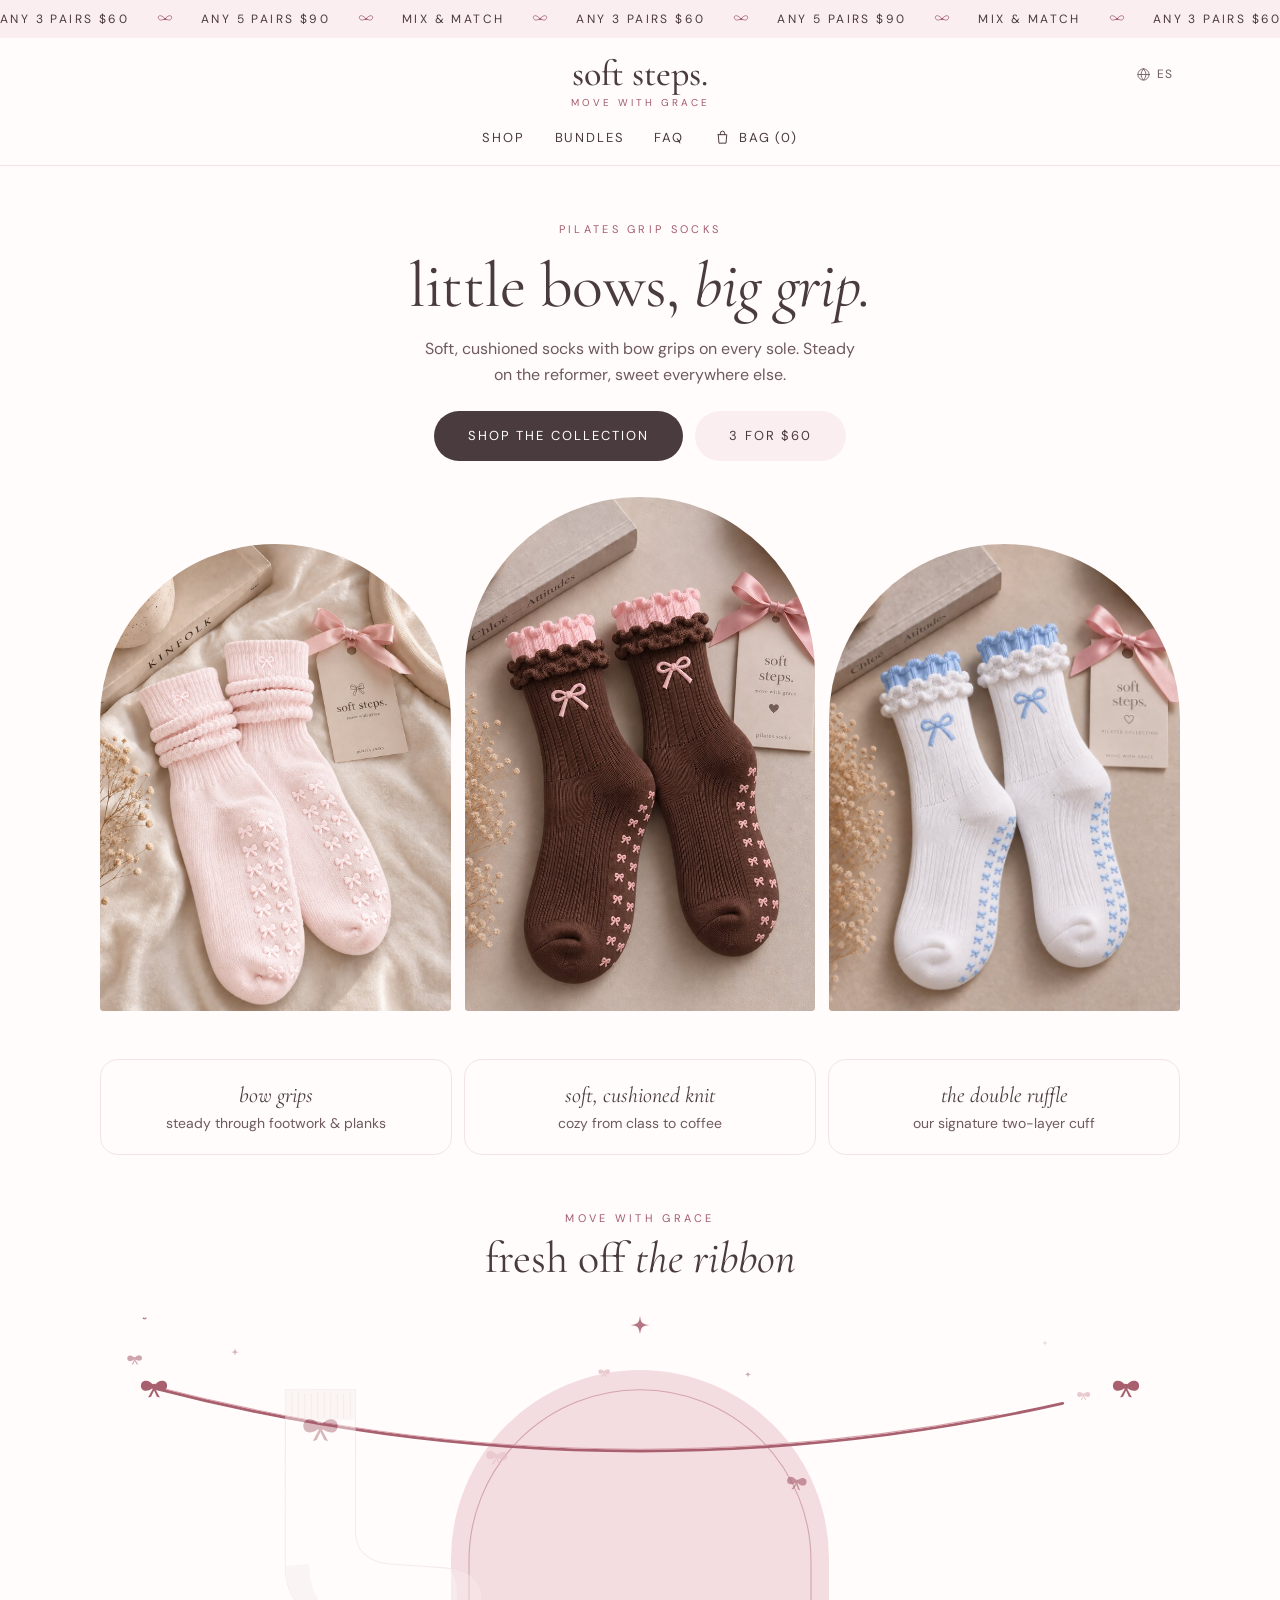
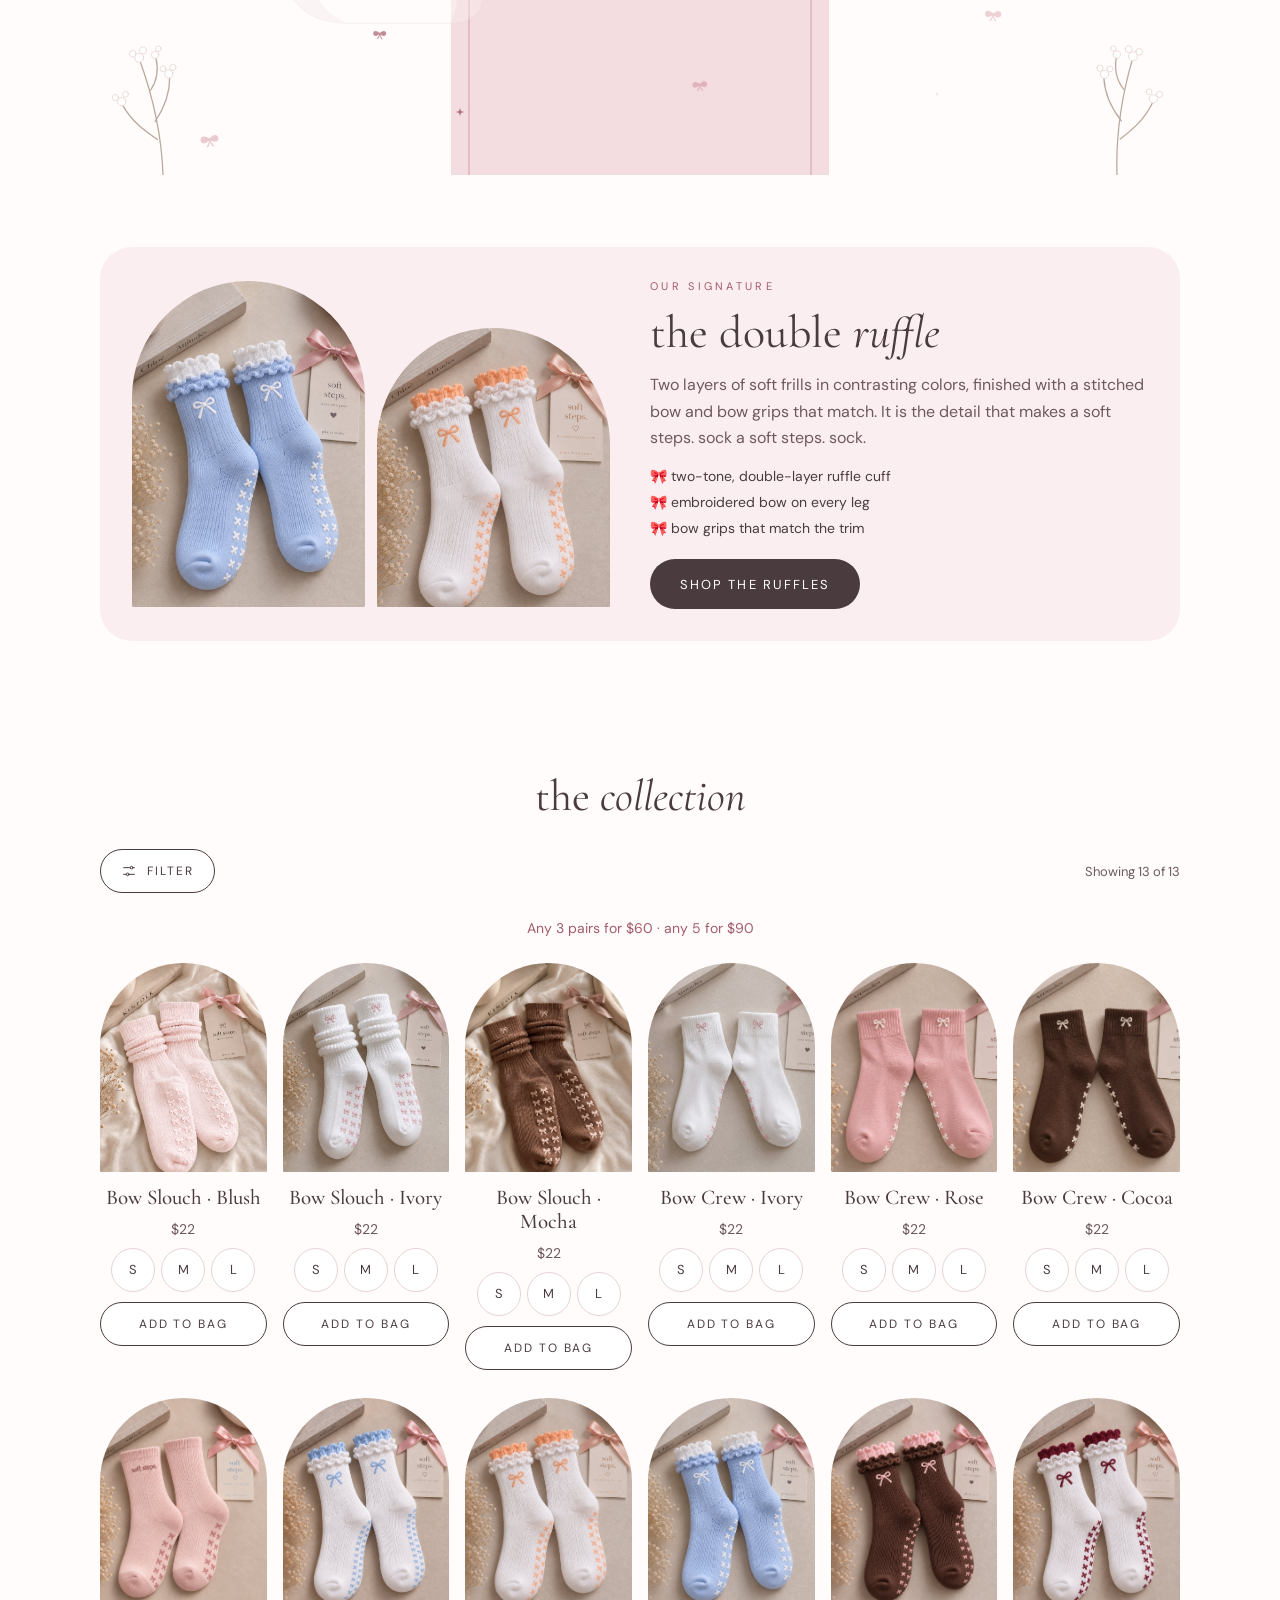
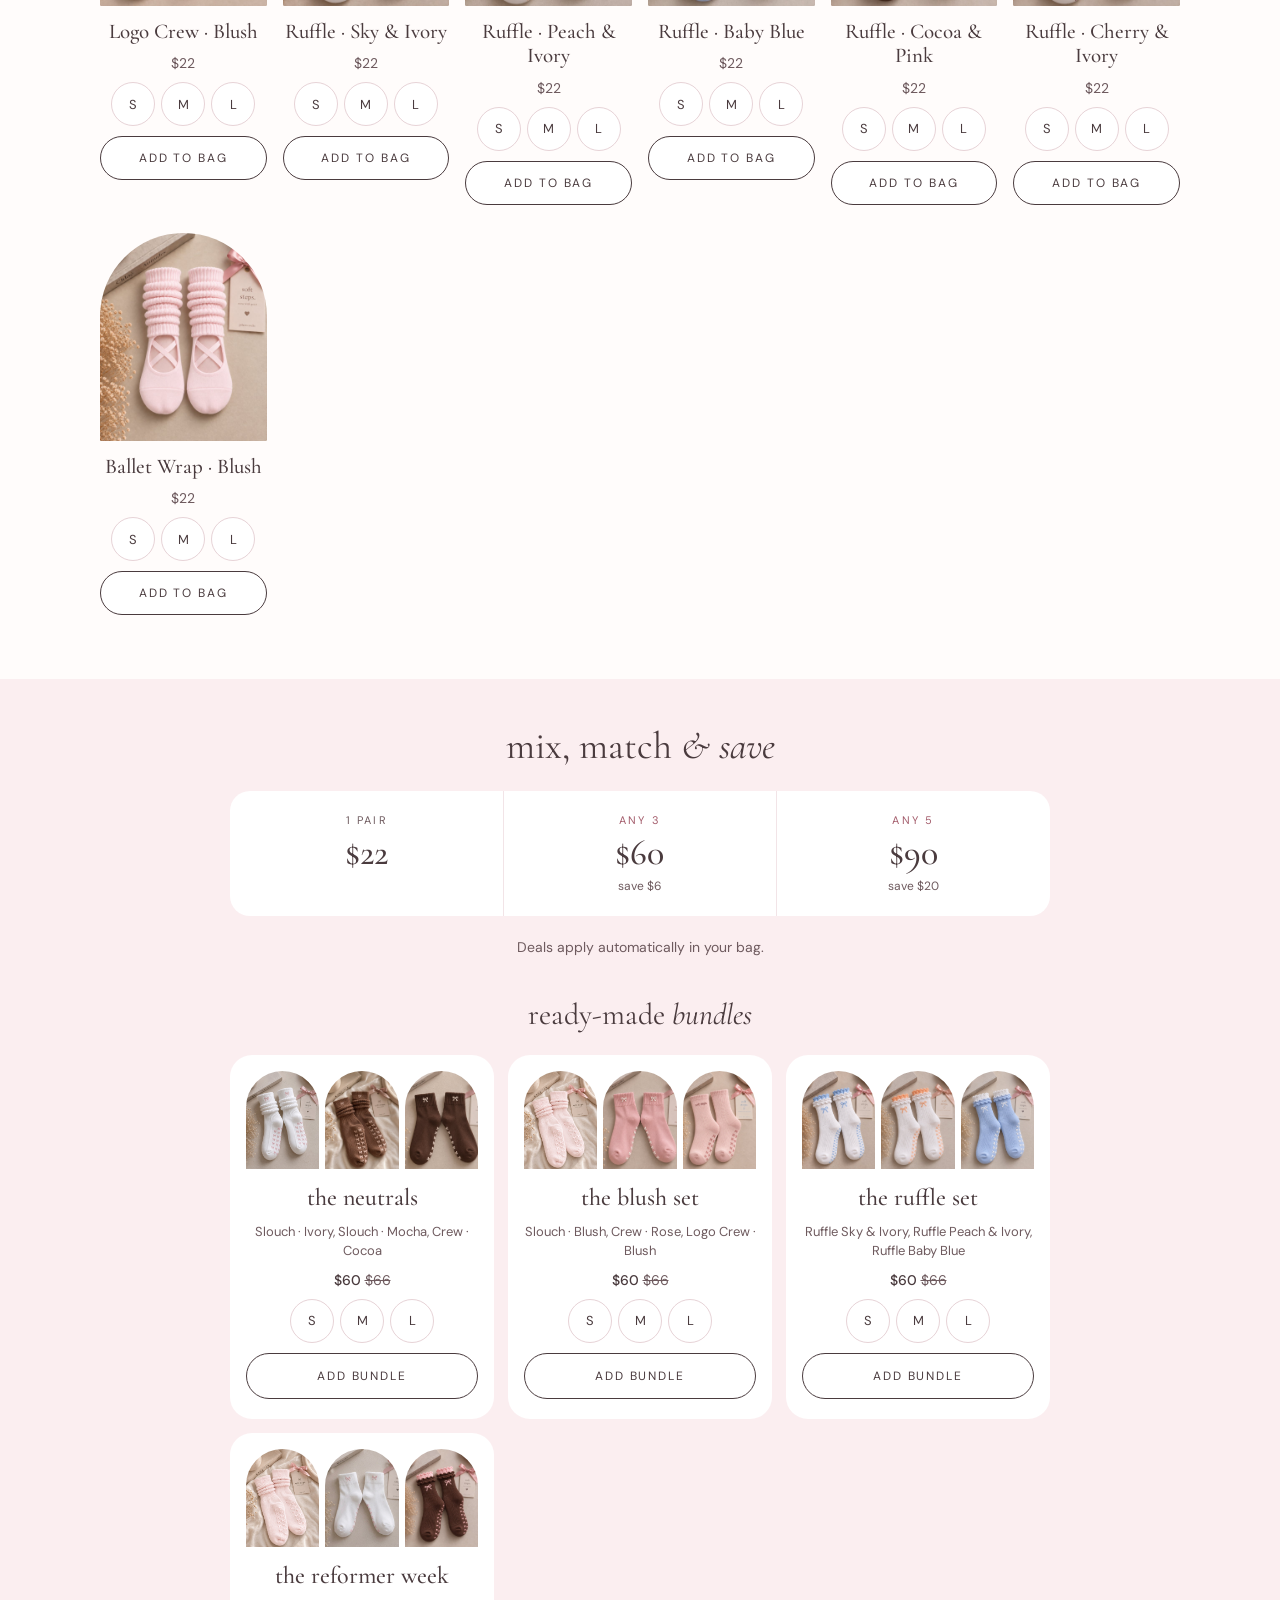
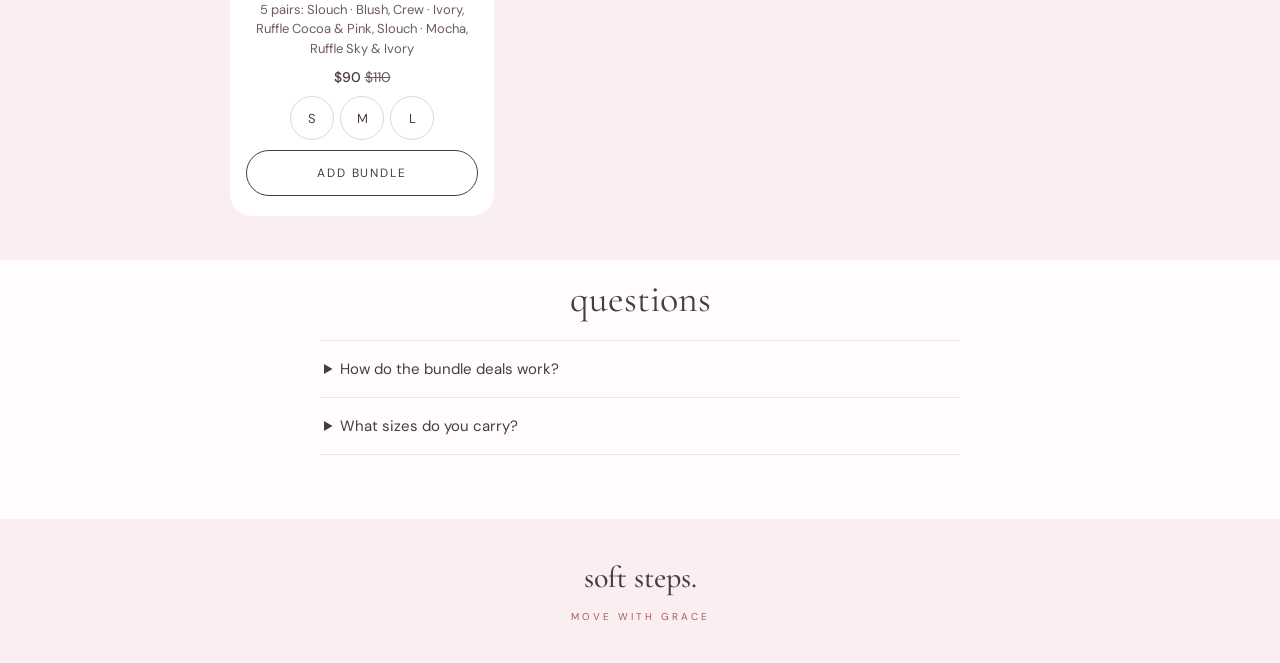
<file: index.html>
<!doctype html>
<html lang="en">
<head>
  <meta charset="utf-8">
  <meta name="viewport" content="width=device-width, initial-scale=1">
  <title>soft steps. Pilates socks</title>
  <meta name="description" content="soft steps. Pilates grip socks with little bows and bow-shaped grips. Any 3 pairs for $60, any 5 for $90.">
  <meta property="og:title" content="soft steps. Pilates socks">
  <meta property="og:description" content="little bows, big grip. move with grace.">
  <meta property="og:image" content="images/bow-slouch-blush.jpg">
  <link rel="preconnect" href="https://fonts.googleapis.com">
  <link rel="preconnect" href="https://fonts.gstatic.com" crossorigin>
  <link href="https://fonts.googleapis.com/css2?family=Cormorant+Garamond:ital,wght@0,400;0,500;0,600;1,400;1,500&family=DM+Sans:wght@400;500&display=swap" rel="stylesheet">
  <link rel="stylesheet" href="styles.css">
</head>
<body>

  <!-- Ribbon -->
  <div class="ribbon" id="ribbon"></div>

  <!-- Header -->
  <header class="site-header">
    <div class="header-inner">
      <button type="button" class="lang-btn" data-action="toggle-lang" id="lang-btn">
        <svg width="15" height="15" viewBox="0 0 24 24" fill="none" stroke="currentColor" stroke-width="1.4" stroke-linecap="round" stroke-linejoin="round" aria-hidden="true"><circle cx="12" cy="12" r="9"/><path d="M3 12h18"/><path d="M12 3c2.5 2.7 3.8 5.7 3.8 9s-1.3 6.3-3.8 9c-2.5-2.7-3.8-5.7-3.8-9S9.5 5.7 12 3z"/></svg>
        <span id="lang-label">ES</span>
      </button>
      <a href="#top" class="logo">
        <span class="logo-name">soft steps.</span>
        <span class="logo-tag">move with grace</span>
      </a>
      <nav class="nav">
        <a href="#shop" data-t="nShop"></a>
        <a href="#deals" data-t="nBundles"></a>
        <!-- Unhide these two links (remove "hidden") when reviews and partner perks are ready -->
        <a href="#reviews" data-t="nReviews" hidden></a>
        <a href="#partners" data-t="nPartners" hidden></a>
        <a href="#faq" data-t="nFaq"></a>
        <button type="button" class="bag-btn" data-action="open-cart" data-t-aria="openBag">
          <svg width="17" height="17" viewBox="0 0 24 24" fill="none" stroke="currentColor" stroke-width="1.4" stroke-linecap="round" stroke-linejoin="round" aria-hidden="true"><path d="M6 8h12l-1 12H7L6 8z"/><path d="M9 8V6a3 3 0 0 1 6 0v2"/></svg>
          <span id="bag-label"></span>
        </button>
      </nav>
    </div>
  </header>

  <main>
    <!-- Hero -->
    <section id="top" class="hero wrap">
      <div class="hero-copy">
        <div class="label" data-t="heroLabel"></div>
        <h1 class="serif hero-title"><span data-t="heroA"></span><em data-t="heroB"></em></h1>
        <p class="muted hero-p" data-t="heroP"></p>
        <div class="hero-ctas">
          <a href="#shop" class="pill pill-dark" data-t="ctaShop"></a>
          <a href="#deals" class="pill pill-blush" data-t="cta3"></a>
        </div>
      </div>
      <div class="hero-imgs">
        <img src="images/bow-slouch-blush.jpg" data-t-alt="altHero1" class="arch" style="aspect-ratio: 3 / 4">
        <img src="images/ruffle-cocoa-pink.jpg" data-t-alt="altHero2" class="arch" style="aspect-ratio: 3 / 4.4">
        <img src="images/ruffle-sky-ivory.jpg" data-t-alt="altHero3" class="arch" style="aspect-ratio: 3 / 4">
      </div>
    </section>

    <!-- Key points -->
    <section class="wrap points">
      <div class="point"><span class="serif point-title" data-t="pt1"></span><span class="muted" data-t="pt1s"></span></div>
      <div class="point"><span class="serif point-title" data-t="pt2"></span><span class="muted" data-t="pt2s"></span></div>
      <div class="point"><span class="serif point-title" data-t="pt3"></span><span class="muted" data-t="pt3s"></span></div>
    </section>

    <!-- Motion graphic -->
    <section class="motion" aria-labelledby="motion-title">
      <div class="motion-copy">
        <span class="label" data-t="motionLabel"></span>
        <h2 class="serif motion-title" id="motion-title"><span data-t="motionA"></span><em data-t="motionB"></em></h2>
      </div>
      <img class="motion-art" src="assets/soft-steps-motion.svg" width="1200" height="540" data-t-alt="motionAlt">
    </section>

    <!-- Signature ruffle -->
    <section id="signature" class="wrap signature-wrap">
      <div class="signature">
        <div class="sig-imgs">
          <img src="images/ruffle-baby-blue.jpg" data-t-alt="sigAlt1" class="arch" style="aspect-ratio: 3 / 4.2">
          <img src="images/ruffle-peach-ivory.jpg" data-t-alt="sigAlt2" class="arch" style="aspect-ratio: 3 / 3.6">
        </div>
        <div class="sig-copy">
          <span class="label" data-t="sigLabel"></span>
          <h2 class="serif sig-title"><span data-t="sigA"></span><em data-t="sigB"></em></h2>
          <p class="muted" data-t="sigP"></p>
          <ul class="sig-list">
            <li>🎀 <span data-t="sig1"></span></li>
            <li>🎀 <span data-t="sig2"></span></li>
            <li>🎀 <span data-t="sig3"></span></li>
          </ul>
          <a href="#shop" class="pill pill-dark" data-action="shop-ruffles" data-t="sigCta"></a>
        </div>
      </div>
    </section>

    <!-- Shop -->
    <section id="shop" class="wrap shop">
      <h2 class="serif section-title"><span data-t="colA"></span><em data-t="colB"></em></h2>
      <div id="shop-dynamic" class="shop-dynamic"></div>
    </section>

    <!-- Bundles -->
    <section id="deals" class="deals">
      <div class="deals-inner">
        <h2 class="serif deals-title"><span data-t="mixA"></span><em data-t="mixB"></em></h2>
        <div class="price-table">
          <div><span class="price-label" data-t="onePair"></span><span class="serif price-big">$22</span></div>
          <div class="mid"><span class="price-label rose" data-t="any3"></span><span class="serif price-big">$60</span><span class="small muted" data-t="save6"></span></div>
          <div><span class="price-label rose" data-t="any5"></span><span class="serif price-big">$90</span><span class="small muted" data-t="save20"></span></div>
        </div>
        <p class="muted small14" data-t="dealsAuto"></p>
        <h3 class="serif ready-title"><span data-t="readyA"></span><em data-t="readyB"></em></h3>
        <div id="bundles" class="bundles"></div>
      </div>
    </section>

    <!-- Reviews -->
    <!-- Hidden until you have real reviews: remove "hidden" to show -->
    <section id="reviews" class="wrap reviews" hidden>
      <h2 class="serif section-title"><span data-t="lovedA"></span><em data-t="lovedB"></em></h2>
      <div class="review-grid">
        <figure class="review">
          <span class="stars" data-t-aria="stars" role="img">★★★★★</span>
          <blockquote class="serif">[CUSTOMER REVIEW]</blockquote>
          <figcaption>[NAME] · [SOCK STYLE]</figcaption>
        </figure>
        <figure class="review">
          <span class="stars" data-t-aria="stars" role="img">★★★★★</span>
          <blockquote class="serif">[CUSTOMER REVIEW]</blockquote>
          <figcaption>[NAME] · [SOCK STYLE]</figcaption>
        </figure>
        <figure class="review">
          <span class="stars" data-t-aria="stars" role="img">★★★★★</span>
          <blockquote class="serif">[CUSTOMER REVIEW]</blockquote>
          <figcaption>[NAME] · [SOCK STYLE]</figcaption>
        </figure>
      </div>
    </section>

    <!-- Partners -->
    <!-- Hidden until wholesale terms, ambassador perks and a form service are ready: remove "hidden" to show -->
    <section id="partners" class="partners" hidden>
      <div class="partners-inner">
        <div class="partners-head">
          <span class="label" data-t="partnerLabel"></span>
          <h2 class="serif partners-title"><span data-t="bringA"></span><em data-t="bringB"></em></h2>
        </div>
        <div class="partner-cards">
          <div class="partner-card">
            <h3 class="serif" data-t="forStudios"></h3>
            <p class="muted" data-t="studiosP"></p>
            <p class="muted">[YOUR WHOLESALE TERMS]</p>
          </div>
          <div class="partner-card">
            <h3 class="serif" data-t="forInstr"></h3>
            <p class="muted" data-t="instrP"></p>
            <p class="muted">[YOUR AMBASSADOR PERKS]</p>
          </div>
        </div>
        <div id="partner-box" class="partner-box"></div>
      </div>
    </section>

    <!-- FAQ -->
    <section id="faq" class="faq">
      <h2 class="serif section-title" data-t="questions"></h2>
      <details><summary data-t="faq1q"></summary><p class="muted" data-t="faq1a"></p></details>
      <details class="last"><summary data-t="faq2q"></summary><p class="muted" data-t="faq2a"></p></details>
      <!-- Hidden until care and shipping info are filled in: remove "hidden" to show -->
      <details hidden><summary data-t="faq3q"></summary><p class="muted">[YOUR CARE INSTRUCTIONS]</p></details>
      <details class="last" hidden><summary data-t="faq4q"></summary><p class="muted">[YOUR SHIPPING INFO]</p></details>
    </section>
  </main>

  <!-- Footer -->
  <footer class="footer">
    <span class="serif footer-name">soft steps.</span>
    <span class="logo-tag">move with grace</span>
    <!-- Add your email / Instagram here, then remove "hidden" -->
    <span class="muted small13" hidden>[YOUR EMAIL / INSTAGRAM]</span>
  </footer>

  <!-- Welcome offer tab, popup, filter panel, photo viewer and bag are drawn by app.js -->
  <div id="promo-tab"></div>
  <div id="overlays"></div>

  <script src="app.js"></script>
</body>
</html>
</file>
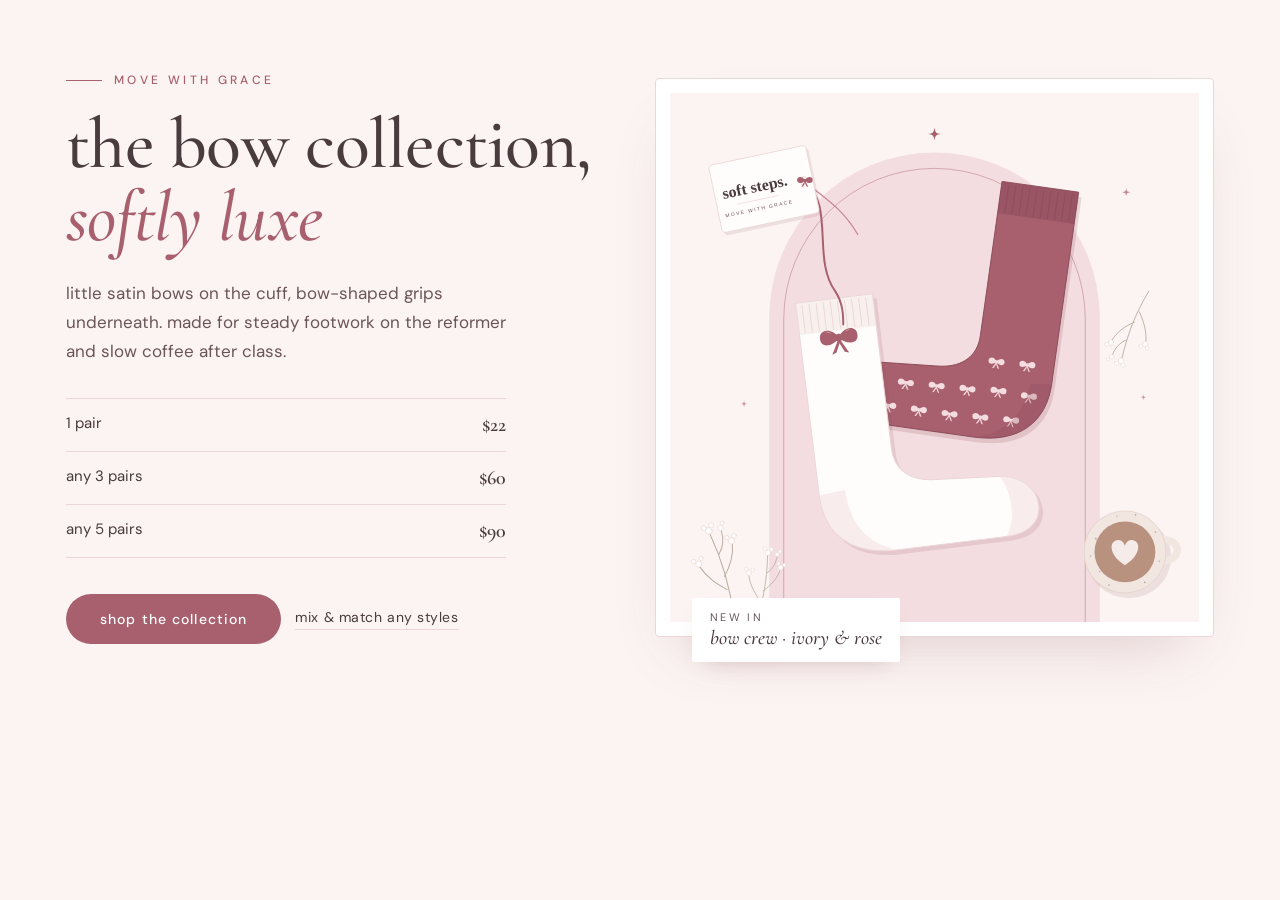
<file: luxe-showcase.html>
<!doctype html>
<html lang="en">
<head>
  <meta charset="utf-8">
  <meta name="viewport" content="width=device-width, initial-scale=1">
  <title>the bow collection · soft steps.</title>
  <link rel="preconnect" href="https://fonts.googleapis.com">
  <link rel="preconnect" href="https://fonts.gstatic.com" crossorigin>
  <link href="https://fonts.googleapis.com/css2?family=Cormorant+Garamond:ital,wght@0,500;0,600;1,500&family=DM+Sans:wght@400;500&display=swap" rel="stylesheet">
  <style>
    /* soft steps. luxe showcase — copy the <section> and this CSS into your site */
    :root {
      --rose: #A8606E;
      --deep-rose: #8A4A57;
      --blush: #F4DDE0;
      --cream: #FBF4F2;
      --white: #FFFFFF;
      --cocoa: #4A3B3E;
      --soft-cocoa: #6B5559;
      --petal: #EBD6D8;
    }
    * { box-sizing: border-box; }
    body {
      margin: 0;
      background: var(--cream);
      color: var(--cocoa);
      font-family: 'DM Sans', system-ui, -apple-system, sans-serif;
    }

    .ss-luxe {
      max-width: 1180px;
      margin: 0 auto;
      padding: 72px 16px;
      display: grid;
      grid-template-columns: 1fr 1.05fr;
      gap: 56px;
      align-items: center;
    }
    .ss-luxe__eyebrow {
      font-size: 12px;
      font-weight: 500;
      letter-spacing: 0.28em;
      text-transform: uppercase;
      color: var(--rose);
      margin: 0 0 20px;
      display: flex;
      align-items: center;
      gap: 12px;
    }
    .ss-luxe__eyebrow::before {
      content: "";
      width: 36px;
      height: 1px;
      background: var(--rose);
    }
    .ss-luxe h2 {
      font-family: 'Cormorant Garamond', Georgia, serif;
      font-weight: 500;
      font-size: clamp(44px, 6vw, 72px);
      line-height: 1.02;
      letter-spacing: -0.01em;
      margin: 0 0 24px;
    }
    .ss-luxe h2 em {
      font-style: italic;
      color: var(--rose);
    }
    .ss-luxe__lede {
      font-size: 17px;
      line-height: 1.7;
      color: var(--soft-cocoa);
      max-width: 440px;
      margin: 0 0 32px;
    }
    .ss-luxe__details {
      list-style: none;
      padding: 0;
      margin: 0 0 36px;
      border-top: 1px solid var(--petal);
      max-width: 440px;
    }
    .ss-luxe__details li {
      display: flex;
      justify-content: space-between;
      gap: 16px;
      padding: 14px 0;
      border-bottom: 1px solid var(--petal);
      font-size: 15px;
    }
    .ss-luxe__details span:last-child {
      font-family: 'Cormorant Garamond', Georgia, serif;
      font-size: 20px;
      font-weight: 600;
      color: var(--cocoa);
    }
    .ss-luxe__actions {
      display: flex;
      flex-wrap: wrap;
      gap: 14px;
      align-items: center;
    }
    .ss-luxe__btn {
      display: inline-block;
      padding: 16px 34px;
      border-radius: 999px;
      background: var(--rose);
      color: var(--white);
      font-size: 14px;
      font-weight: 500;
      letter-spacing: 0.08em;
      text-decoration: none;
      transition: background 0.25s ease;
    }
    .ss-luxe__btn:hover { background: var(--deep-rose); }
    .ss-luxe__link {
      color: var(--cocoa);
      font-size: 14px;
      letter-spacing: 0.04em;
      text-decoration: none;
      border-bottom: 1px solid var(--petal);
      padding-bottom: 3px;
    }
    .ss-luxe__link:hover { border-color: var(--rose); }

    .ss-luxe__visual {
      position: relative;
      margin: 0;
      padding: 14px;
      background: var(--white);
      border: 1px solid var(--petal);
      border-radius: 4px;
      box-shadow: 0 30px 60px -30px rgba(138, 74, 87, 0.28);
    }
    .ss-luxe__visual img {
      display: block;
      width: 100%;
      height: auto;
    }
    .ss-luxe__visual figcaption {
      position: absolute;
      left: 36px;
      bottom: -26px;
      background: var(--white);
      padding: 12px 18px;
      border-radius: 2px;
      font-size: 11px;
      letter-spacing: 0.22em;
      text-transform: uppercase;
      color: var(--soft-cocoa);
      box-shadow: 0 10px 24px -14px rgba(138, 74, 87, 0.35);
    }
    .ss-luxe__visual figcaption strong {
      display: block;
      font-family: 'Cormorant Garamond', Georgia, serif;
      font-style: italic;
      font-weight: 500;
      font-size: 20px;
      letter-spacing: 0;
      text-transform: none;
      color: var(--cocoa);
      margin-top: 2px;
    }

    @media (max-width: 860px) {
      .ss-luxe {
        grid-template-columns: 1fr;
        gap: 40px;
        padding: 48px 16px;
      }
      .ss-luxe__visual { order: -1; margin-bottom: 16px; }
      .ss-luxe__visual figcaption { left: 24px; bottom: -24px; }
    }
  </style>
</head>
<body>

  <section class="ss-luxe" aria-labelledby="ss-luxe-title">
    <div class="ss-luxe__copy">
      <p class="ss-luxe__eyebrow">move with grace</p>
      <h2 id="ss-luxe-title">the bow collection, <em>softly luxe</em></h2>
      <p class="ss-luxe__lede">
        little satin bows on the cuff, bow-shaped grips underneath.
        made for steady footwork on the reformer and slow coffee after class.
      </p>
      <ul class="ss-luxe__details">
        <li><span>1 pair</span><span>$22</span></li>
        <li><span>any 3 pairs</span><span>$60</span></li>
        <li><span>any 5 pairs</span><span>$90</span></li>
      </ul>
      <div class="ss-luxe__actions">
        <a class="ss-luxe__btn" href="#shop">shop the collection</a>
        <a class="ss-luxe__link" href="#bundles">mix &amp; match any styles</a>
      </div>
    </div>

    <figure class="ss-luxe__visual">
      <img src="assets/pilates-socks-luxe.svg" width="800" height="800"
           alt="soft steps. bow crew Pilates socks in ivory and rose with bow grips, styled with a hang tag, a latte and baby's breath">
      <figcaption>new in <strong>bow crew · ivory &amp; rose</strong></figcaption>
    </figure>
  </section>

</body>
</html>
</file>
<file: styles.css>
/* soft steps. — shop styles */
:root {
  --bg: #FFFCFB;
  --blush: #FBEEF0;
  --line: #F2E4E7;
  --line-2: #E7D3D7;
  --cocoa: #4A3B3E;
  --muted: #6E5A5E;
  --rose: #A35C6B;
  --white: #FFFFFF;
  --serif: 'Cormorant Garamond', Georgia, serif;
  --sans: 'DM Sans', system-ui, -apple-system, 'Segoe UI', sans-serif;
}

* { box-sizing: border-box; }
[hidden] { display: none !important; }
html { scroll-behavior: smooth; }
body {
  margin: 0;
  background: var(--bg);
  color: var(--cocoa);
  font-family: var(--sans);
}
body.locked { overflow: hidden; }
a { color: var(--cocoa); }
a:hover { color: var(--rose); }
img { max-width: 100%; }
button { font-family: inherit; }
em { font-style: italic; }

.serif { font-family: var(--serif); }
.muted { color: var(--muted); }
.rose { color: var(--rose) !important; }
.small { font-size: 12px; }
.small13 { font-size: 13px; }
.small14 { font-size: 14px; margin: 0; }
.wrap { max-width: 1120px; margin: 0 auto; padding-left: 20px; padding-right: 20px; }
.label { font-size: 11px; letter-spacing: 0.3em; text-transform: uppercase; color: var(--rose); }
.arch { display: block; width: 100%; object-fit: cover; border-radius: 999px 999px 18px 18px; }
.visually-hidden { position: absolute; width: 1px; height: 1px; overflow: hidden; clip: rect(0 0 0 0); white-space: nowrap; }

/* Pills and buttons */
.pill {
  display: inline-flex; align-items: center; justify-content: center;
  min-height: 50px; padding: 0 34px; border-radius: 999px; border: none;
  text-decoration: none; font-size: 13px; letter-spacing: 0.16em; text-transform: uppercase; cursor: pointer;
}
.pill-dark { background: var(--cocoa); color: var(--white); }
.pill-dark:hover { color: var(--white); background: #3a2d30; }
.pill-blush { background: var(--blush); color: var(--cocoa); }
.btn-outline {
  min-height: 44px; border: 1px solid var(--cocoa); border-radius: 999px;
  background: var(--white); color: var(--cocoa);
  font-size: 12px; letter-spacing: 0.16em; text-transform: uppercase; cursor: pointer;
}
.btn-outline.on, .chip.on, .size.on { background: var(--cocoa); color: var(--white); }
.link-btn { min-height: 44px; padding: 0 8px; border: none; background: transparent; color: var(--cocoa); font-size: 13px; text-decoration: underline; cursor: pointer; }
.size {
  width: 44px; height: 44px; border: 1px solid var(--line-2); border-radius: 50%;
  background: var(--white); color: var(--cocoa); font-size: 13px; cursor: pointer;
}
.sizes { display: flex; justify-content: center; gap: 6px; }
.err { font-size: 12px; color: var(--rose); }
.icon-btn {
  width: 44px; height: 44px; border: none; border-radius: 50%;
  background: rgba(255, 252, 251, 0.92); color: var(--cocoa); cursor: pointer;
  display: flex; align-items: center; justify-content: center;
}
:focus-visible { outline: 2px solid var(--rose); outline-offset: 2px; }

/* Ribbon */
.ribbon {
  background: var(--blush); overflow: hidden; white-space: nowrap; padding: 11px 0;
  font-size: 12px; letter-spacing: 0.2em; text-transform: uppercase;
}
.ribbon-track { display: flex; width: max-content; animation: ss-marquee 32s linear infinite; }
.ribbon-set { display: flex; flex-shrink: 0; }
.ribbon-item { display: inline-flex; align-items: center; gap: 28px; padding-right: 28px; }
@keyframes ss-marquee { from { transform: translateX(0); } to { transform: translateX(-50%); } }
@media (prefers-reduced-motion: reduce) { .ribbon-track { animation: none; } }

/* Header */
.site-header { position: sticky; top: 0; z-index: 20; background: rgba(255, 252, 251, 0.94); border-bottom: 1px solid var(--line); backdrop-filter: blur(6px); }
.header-inner { max-width: 1120px; margin: 0 auto; padding: 18px 20px 6px; display: flex; flex-direction: column; align-items: center; gap: 6px; position: relative; }
.lang-btn {
  position: absolute; top: 14px; right: 16px; display: flex; align-items: center; gap: 6px;
  min-height: 44px; padding: 0 10px; border: none; background: transparent; color: var(--muted);
  font-size: 12px; letter-spacing: 0.14em; cursor: pointer;
}
.logo { display: flex; flex-direction: column; align-items: center; text-decoration: none; }
.logo-name { font-family: var(--serif); font-size: 36px; font-weight: 500; line-height: 1; }
.logo-tag { margin-top: 4px; font-size: 10px; letter-spacing: 0.3em; text-transform: uppercase; color: var(--rose); }
.nav { display: flex; align-items: center; justify-content: center; gap: 2px; flex-wrap: wrap; }
.nav a { padding: 12px 14px; text-decoration: none; font-size: 13px; letter-spacing: 0.14em; text-transform: uppercase; }
.bag-btn {
  display: flex; align-items: center; gap: 8px; min-height: 44px; padding: 0 14px; border: none;
  background: transparent; color: var(--cocoa); font-size: 13px; letter-spacing: 0.14em; text-transform: uppercase; cursor: pointer;
}

/* Hero */
.hero { padding-top: 56px; padding-bottom: 40px; display: flex; flex-direction: column; align-items: center; gap: 36px; text-align: center; }
.hero-copy { display: flex; flex-direction: column; align-items: center; gap: 18px; }
.hero-title { margin: 0; font-weight: 400; font-size: 64px; line-height: 1; letter-spacing: -0.01em; }
.hero-p { margin: 0; max-width: 440px; font-size: 16px; line-height: 1.65; }
.hero-ctas { display: flex; gap: 12px; flex-wrap: wrap; justify-content: center; margin-top: 4px; }
.hero-imgs { width: 100%; display: grid; grid-template-columns: repeat(3, minmax(0, 1fr)); gap: 14px; align-items: end; }

/* Points */
.points { padding-top: 8px; padding-bottom: 48px; display: grid; grid-template-columns: repeat(auto-fit, minmax(200px, 1fr)); gap: 12px; }
.point { padding: 22px 18px; border: 1px solid var(--line); border-radius: 18px; text-align: center; display: flex; flex-direction: column; align-items: center; gap: 6px; font-size: 14px; }
.point-title { font-size: 22px; font-style: italic; }

/* Motion graphic */
.motion { max-width: 1120px; margin: 0 auto; padding: 8px 20px 56px; display: flex; flex-direction: column; align-items: center; gap: 8px; text-align: center; }
.motion-copy { display: flex; flex-direction: column; align-items: center; gap: 10px; }
.motion-title { margin: 0; font-weight: 400; font-size: 44px; line-height: 1.05; }
.motion-art { display: block; width: 100%; height: auto; }

/* Signature */
.signature-wrap { padding-top: 16px; padding-bottom: 64px; }
.signature { display: flex; flex-wrap: wrap; align-items: center; gap: 40px; background: var(--blush); border-radius: 32px; padding: 32px; }
.sig-imgs { flex: 1 1 300px; display: grid; grid-template-columns: repeat(2, minmax(0, 1fr)); gap: 12px; align-items: end; }
.sig-imgs .arch { border-radius: 999px 999px 16px 16px; }
.sig-copy { flex: 1 1 320px; display: flex; flex-direction: column; gap: 16px; }
.sig-copy p { margin: 0; font-size: 16px; line-height: 1.65; }
.sig-title { margin: 0; font-weight: 400; font-size: 46px; line-height: 1.02; }
.sig-list { list-style: none; margin: 0; padding: 0; display: flex; flex-direction: column; gap: 8px; font-size: 14px; }
.sig-copy .pill { align-self: flex-start; margin-top: 6px; padding: 0 30px; }

/* Shop */
.section-title { margin: 0; font-weight: 400; font-size: 44px; text-align: center; }
.shop { padding-top: 64px; padding-bottom: 64px; display: flex; flex-direction: column; align-items: center; gap: 26px; }
.shop-dynamic { width: 100%; display: flex; flex-direction: column; align-items: center; gap: 26px; }
.shop-bar { width: 100%; display: flex; align-items: center; justify-content: space-between; gap: 12px; flex-wrap: wrap; }
.filter-btn { display: flex; align-items: center; gap: 10px; padding: 0 20px; }
.showing { display: flex; align-items: center; gap: 4px; font-size: 13px; color: var(--muted); }
.deal-hint { font-size: 14px; color: var(--rose); }
.no-results { padding: 32px 16px; text-align: center; display: flex; flex-direction: column; align-items: center; gap: 12px; }
.no-results span { font-family: var(--serif); font-size: 24px; font-style: italic; }
.no-results .btn-outline { padding: 0 22px; }
.products { width: 100%; display: grid; grid-template-columns: repeat(auto-fill, minmax(160px, 1fr)); gap: 28px 16px; }
.card { display: flex; flex-direction: column; gap: 10px; text-align: center; }
.card-img { display: block; width: 100%; padding: 0; border: none; background: transparent; cursor: zoom-in; }
.card-img img { display: block; width: 100%; aspect-ratio: 4 / 5; object-fit: cover; border-radius: 999px 999px 16px 16px; background: var(--blush); }
.card h3 { margin: 4px 0 0; font-family: var(--serif); font-size: 21px; font-weight: 500; line-height: 1.15; }
.card .price { font-size: 14px; color: var(--muted); }

/* Deals */
.deals { background: var(--blush); padding: 44px 20px; }
.deals-inner { max-width: 820px; margin: 0 auto; display: flex; flex-direction: column; align-items: center; gap: 22px; text-align: center; }
.deals-title { margin: 0; font-weight: 400; font-size: 38px; }
.price-table { width: 100%; display: grid; grid-template-columns: repeat(3, minmax(0, 1fr)); background: var(--white); border-radius: 20px; }
.price-table > div { padding: 22px 8px; display: flex; flex-direction: column; gap: 4px; }
.price-table .mid { border-left: 1px solid var(--line); border-right: 1px solid var(--line); }
.price-label { font-size: 11px; letter-spacing: 0.2em; text-transform: uppercase; color: var(--muted); }
.price-big { font-size: 36px; font-weight: 500; }
.ready-title { margin: 18px 0 0; font-weight: 400; font-size: 30px; }
.bundles { width: 100%; display: grid; grid-template-columns: repeat(auto-fit, minmax(240px, 1fr)); gap: 14px; }
.bundle { background: var(--white); border-radius: 22px; padding: 16px 16px 20px; display: flex; flex-direction: column; align-items: center; gap: 10px; }
.bundle-imgs { width: 100%; display: grid; grid-template-columns: repeat(3, minmax(0, 1fr)); gap: 6px; }
.bundle-imgs img { display: block; width: 100%; aspect-ratio: 3 / 4; object-fit: cover; border-radius: 999px 999px 10px 10px; }
.bundle h4 { margin: 4px 0 0; font-family: var(--serif); font-size: 24px; font-weight: 500; }
.bundle-items { font-size: 13px; line-height: 1.5; color: var(--muted); }
.bundle-price { font-size: 14px; }
.bundle-price b { font-weight: 500; }
.bundle-price s { color: var(--muted); }
.bundle .btn-outline { width: 100%; min-height: 46px; }

/* Reviews */
.reviews { padding-top: 8px; padding-bottom: 64px; display: flex; flex-direction: column; align-items: center; gap: 24px; }
.reviews .section-title { font-size: 40px; }
.review-grid { width: 100%; display: grid; grid-template-columns: repeat(auto-fit, minmax(240px, 1fr)); gap: 14px; }
.review { margin: 0; padding: 24px 22px; border: 1px solid var(--line); border-radius: 22px; display: flex; flex-direction: column; gap: 12px; background: var(--white); }
.stars { color: var(--rose); font-size: 15px; letter-spacing: 0.2em; }
.review blockquote { margin: 0; font-size: 21px; font-style: italic; line-height: 1.35; }
.review figcaption { font-size: 12px; letter-spacing: 0.14em; text-transform: uppercase; color: var(--muted); }

/* Partners */
.partners { background: var(--blush); padding: 64px 20px; }
.partners-inner { max-width: 900px; margin: 0 auto; display: flex; flex-direction: column; align-items: center; gap: 28px; }
.partners-head { display: flex; flex-direction: column; align-items: center; gap: 10px; text-align: center; }
.partners-title { margin: 0; font-weight: 400; font-size: 42px; line-height: 1.05; }
.partner-cards { width: 100%; display: flex; flex-wrap: wrap; gap: 16px; }
.partner-card { flex: 1 1 280px; padding: 28px 24px; background: var(--white); border: 1px solid var(--line); border-radius: 24px; display: flex; flex-direction: column; gap: 10px; }
.partner-card h3 { margin: 0; font-size: 26px; font-weight: 500; }
.partner-card p { margin: 0; font-size: 14px; line-height: 1.6; }
.partner-box { width: 100%; max-width: 480px; background: var(--white); border-radius: 24px; padding: 28px 24px; display: flex; flex-direction: column; gap: 12px; }
.form { display: flex; flex-direction: column; gap: 12px; width: 100%; }
.roles { display: grid; grid-template-columns: repeat(2, minmax(0, 1fr)); gap: 8px; }
.chip {
  min-height: 44px; padding: 0 16px; border: 1px solid var(--line-2); border-radius: 999px;
  background: var(--white); color: var(--cocoa); font-size: 13px; cursor: pointer;
  display: flex; align-items: center; justify-content: center; gap: 8px;
}
.roles .chip { font-size: 12px; letter-spacing: 0.14em; text-transform: uppercase; }
.field-label { font-size: 12px; letter-spacing: 0.14em; text-transform: uppercase; color: var(--cocoa); }
.input {
  width: 100%; min-height: 50px; padding: 0 18px; border: 1px solid var(--line-2); border-radius: 999px;
  background: var(--white); color: var(--cocoa); font-family: inherit; font-size: 15px;
}
.form-err { font-size: 13px; color: var(--rose); }
.done { display: flex; flex-direction: column; align-items: center; gap: 8px; text-align: center; padding: 12px 0; }
.done h3 { margin: 0; font-size: 30px; font-weight: 400; }
.done p { margin: 0; font-size: 14px; line-height: 1.6; }

/* FAQ */
.faq { max-width: 680px; margin: 0 auto; padding: 16px 20px 64px; }
.faq .section-title { margin: 0 0 18px; font-size: 38px; }
.faq details { border-top: 1px solid var(--line); padding: 18px 4px; }
.faq details.last { border-bottom: 1px solid var(--line); }
.faq summary { cursor: pointer; font-size: 15px; }
.faq p { margin: 10px 0 0; font-size: 14px; line-height: 1.6; }

/* Footer */
.footer { background: var(--blush); padding: 40px 20px; text-align: center; display: flex; flex-direction: column; align-items: center; gap: 10px; }
.footer-name { font-size: 30px; font-weight: 500; }
.footer .small13 { margin-top: 6px; }

/* Promo tab */
.promo-tab {
  position: fixed; left: 16px; bottom: 16px; z-index: 30; min-height: 44px; padding: 0 20px; border: none;
  border-radius: 999px; background: var(--cocoa); color: var(--white);
  font-size: 12px; letter-spacing: 0.16em; text-transform: uppercase; cursor: pointer;
  box-shadow: 0 8px 24px rgba(74, 59, 62, 0.2);
}

/* Overlays */
.overlay { position: fixed; inset: 0; display: flex; }
.overlay.center { align-items: center; justify-content: center; padding: 16px; }
.scrim { position: absolute; inset: 0; border: none; background: rgba(74, 59, 62, 0.25); cursor: pointer; }
.scrim.dark { background: rgba(74, 59, 62, 0.45); }
.z-bag { z-index: 50; justify-content: flex-end; }
.z-filter { z-index: 55; justify-content: flex-start; }
.z-viewer { z-index: 60; }
.z-promo { z-index: 70; }

.popup { position: relative; width: 100%; max-width: 400px; background: var(--bg); border-radius: 28px; overflow: hidden; box-shadow: 0 24px 60px rgba(74, 59, 62, 0.25); display: flex; flex-direction: column; }
.popup > img { display: block; width: 100%; height: 170px; object-fit: cover; }
.popup .icon-btn.close { position: absolute; top: 12px; right: 12px; }
.popup-body { padding: 26px 26px 30px; display: flex; flex-direction: column; align-items: center; gap: 12px; text-align: center; }
.popup-body h2 { margin: 0; font-weight: 400; font-size: 44px; line-height: 1; }
.popup-body h2.sm { font-size: 40px; }
.popup-body p { margin: 0; font-size: 14px; line-height: 1.6; }
.popup-body .field-label { align-self: flex-start; margin-top: 6px; }
.popup-body .form-err { align-self: flex-start; }
.popup-body .pill { width: 100%; min-height: 52px; }
.popup-body strong { color: var(--cocoa); font-weight: 500; }

.drawer { position: relative; width: 100%; height: 100%; background: var(--bg); display: flex; flex-direction: column; }
.drawer.left { max-width: 360px; box-shadow: 10px 0 40px rgba(74, 59, 62, 0.12); }
.drawer.right { max-width: 400px; box-shadow: -10px 0 40px rgba(74, 59, 62, 0.12); }
.drawer-head { display: flex; justify-content: space-between; align-items: center; padding: 22px; border-bottom: 1px solid var(--line); }
.drawer-head h2 { margin: 0; font-size: 30px; font-weight: 400; }
.drawer-head .icon-btn { background: var(--blush); }
.drawer-body { flex: 1; overflow-y: auto; padding: 24px 22px; display: flex; flex-direction: column; gap: 28px; }
.drawer.right .drawer-body { padding: 20px 22px; gap: 16px; }
.drawer-foot { padding: 18px 22px 26px; border-top: 1px solid var(--line); display: flex; gap: 10px; }
.drawer.right .drawer-foot { flex-direction: column; padding: 20px 22px 28px; }
.fgroup { display: flex; flex-direction: column; gap: 10px; }
.fgroup-title { font-size: 11px; letter-spacing: 0.24em; text-transform: uppercase; color: var(--rose); }
.chips { display: flex; flex-wrap: wrap; gap: 8px; }
.swatch { width: 14px; height: 14px; border-radius: 50%; border: 1px solid var(--line-2); }
.size-note { font-size: 13px; line-height: 1.5; color: var(--muted); }
.drawer-foot .btn-outline { flex: 0 0 auto; min-height: 50px; padding: 0 18px; border-color: var(--line-2); }
.drawer-foot .pill { flex: 1; min-height: 50px; font-size: 12px; }

.viewer { position: relative; width: 100%; max-width: 520px; max-height: 100%; overflow-y: auto; background: var(--bg); border-radius: 24px; padding: 14px 14px 22px; display: flex; flex-direction: column; gap: 14px; box-shadow: 0 20px 60px rgba(74, 59, 62, 0.25); }
.viewer-photo { position: relative; }
.viewer-photo img { display: block; width: 100%; max-height: 62vh; object-fit: contain; border-radius: 16px; background: var(--blush); }
.viewer-photo .close { position: absolute; top: 10px; right: 10px; }
.viewer-photo .prev, .viewer-photo .next { position: absolute; top: 50%; transform: translateY(-50%); }
.viewer-photo .prev { left: 10px; }
.viewer-photo .next { right: 10px; }
.thumbs { display: flex; justify-content: center; gap: 10px; }
.thumb { display: flex; flex-direction: column; align-items: center; gap: 4px; padding: 4px; border: 1px solid var(--line); border-radius: 14px; background: var(--white); cursor: pointer; }
.thumb.on { border-color: var(--cocoa); }
.thumb img { display: block; width: 56px; height: 56px; object-fit: cover; border-radius: 10px; }
.thumb span { font-size: 11px; letter-spacing: 0.12em; text-transform: uppercase; color: var(--cocoa); }
.viewer-info { display: flex; flex-direction: column; align-items: center; gap: 6px; text-align: center; padding: 0 8px; }
.viewer-info h2 { margin: 0; font-size: 28px; font-weight: 500; }
.viewer-info p { margin: 4px 0 0; font-size: 14px; line-height: 1.6; }
.viewer .err { text-align: center; }
.viewer .btn-outline { min-height: 50px; font-size: 13px; }

.empty { margin: 40px 0 0; text-align: center; font-size: 15px; color: var(--muted); }
.line { display: flex; gap: 14px; align-items: center; }
.line img { width: 68px; height: 84px; object-fit: cover; border-radius: 999px 999px 10px 10px; }
.line-info { flex: 1; display: flex; flex-direction: column; gap: 6px; }
.line-name { font-family: var(--serif); font-size: 19px; }
.line-size { font-size: 12px; letter-spacing: 0.1em; text-transform: uppercase; color: var(--muted); }
.qty { display: flex; align-items: center; gap: 10px; }
.qty button { width: 44px; height: 44px; border: 1px solid var(--line); border-radius: 50%; background: var(--white); color: var(--cocoa); font-size: 17px; cursor: pointer; }
.qty span { min-width: 20px; text-align: center; font-size: 15px; }
.bag-hint { font-size: 13px; background: var(--blush); border-radius: 12px; padding: 10px 14px; text-align: center; }
.sum { display: flex; justify-content: space-between; font-size: 14px; color: var(--muted); }
.sum.save { color: var(--rose); }
.sum.total { font-size: 18px; font-weight: 500; color: var(--cocoa); }
.drawer.right .pill { margin-top: 6px; min-height: 52px; }
.checkout-soon { margin: 6px 0 0; padding: 14px; border-radius: 999px; background: var(--blush); text-align: center; font-size: 13px; letter-spacing: 0.08em; }

/* Phones */
@media (max-width: 640px) {
  .hero { padding-top: 36px; }
  .hero-title { font-size: 46px; }
  .section-title { font-size: 36px; }
  .sig-title, .partners-title, .motion-title { font-size: 36px; }
  .signature { padding: 20px; gap: 28px; border-radius: 24px; }
  .lang-btn { top: 10px; right: 6px; }
  .nav a { padding: 12px 10px; font-size: 12px; }
  .price-big { font-size: 30px; }
}
</file>
